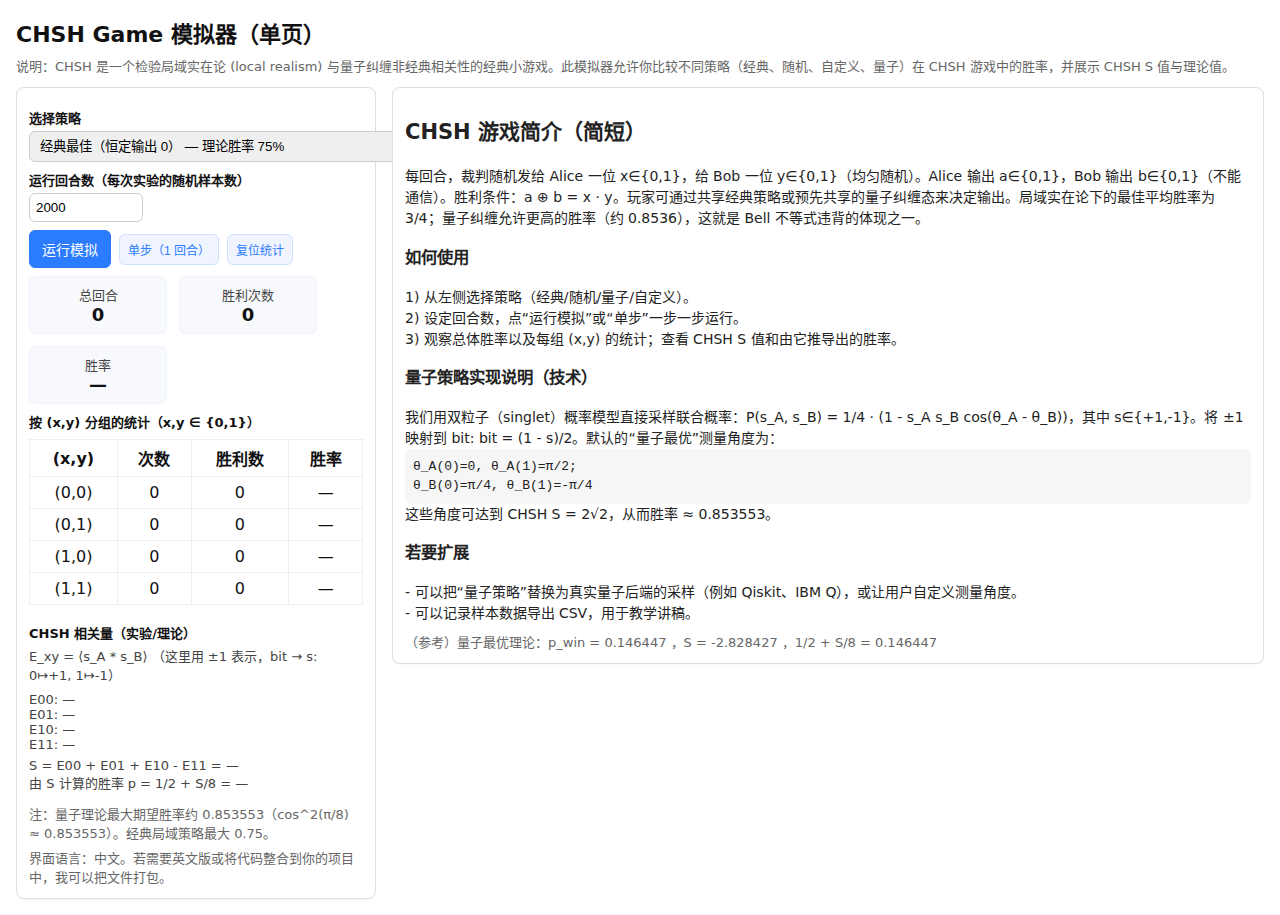
<file: 9077_project/index.html>
<!doctype html>
<html lang="zh-CN">
<head>
<meta charset="utf-8" />
<meta name="viewport" content="width=device-width,initial-scale=1" />
<title>CHSH Game 模拟器（互动版）</title>
<style>
  body { font-family: system-ui, -apple-system, "Segoe UI", Roboto, "Noto Sans", "Helvetica Neue", Arial; margin: 16px; color:#111; }
  h1 { margin: 0 0 8px 0; font-size: 22px; }
  .grid { display: grid; grid-template-columns: 360px 1fr; gap:16px; align-items:start; }
  .card { background: #fff; border: 1px solid #ddd; padding:12px; border-radius:8px; box-shadow: 0 1px 3px rgba(0,0,0,0.03); }
  label { display:block; margin:8px 0 4px; font-weight:600; font-size:13px; }
  button { padding:8px 12px; font-size:14px; border-radius:6px; border:1px solid #2b7cff; background:#2b7cff; color:#fff; cursor:pointer; }
  button.secondary { background:#f0f4ff; color:#2b7cff; border-color:#cfe0ff; }
  .row { display:flex; gap:8px; align-items:center; margin-top:8px; }
  .small { font-size:13px; color:#444; }
  .muted { color:#666; font-size:13px; }
  .stats { display:flex; gap:12px; flex-wrap:wrap; margin-top:8px; }
  .stat { padding:8px; border-radius:6px; background:#f7f9fc; border:1px solid #eef3ff; min-width:120px; text-align:center; }
  table { border-collapse: collapse; width:100%; margin-top:8px; }
  th, td { border:1px solid #eee; padding:6px 8px; text-align:center; }
  .controls { display:flex; gap:8px; flex-wrap:wrap; margin-top:8px; }
  .tiny { font-size:12px; padding:6px 8px; }
  .footer { margin-top:12px; color:#666; font-size:13px; }
  .explain { font-size:14px; line-height:1.5; color:#222; }
  input[type="number"] { width:100px; padding:6px; border-radius:6px; border:1px solid #ccc; }
  select { padding:6px; border-radius:6px; border:1px solid #ccc; }
  .pair-grid { display:grid; grid-template-columns:repeat(2,1fr); gap:8px; margin-top:8px; }
  .badge { display:inline-block; padding:6px 8px; background:#eef7ff; color:#036; border-radius:6px; font-weight:600; }
  .code { background:#f6f6f6; padding:8px; border-radius:6px; font-family:monospace; font-size:13px; }
</style>
</head>
<body>
  <h1>CHSH Game 模拟器（单页）</h1>
  <div class="muted">说明：CHSH 是一个检验局域实在论 (local realism) 与量子纠缠非经典相关性的经典小游戏。此模拟器允许你比较不同策略（经典、随机、自定义、量子）在 CHSH 游戏中的胜率，并展示 CHSH S 值与理论值。</div>

  <div style="height:12px"></div>

  <div class="grid">
    <div class="card">
      <label>选择策略</label>
      <select id="strategy">
        <option value="classical_best">经典最佳（恒定输出 0） — 理论胜率 75%</option>
        <option value="random">随机策略（各自独立随机） — 理论胜率 50%</option>
        <option value="quantum">量子最优（使用纠缠态与量子测量） — 理论胜率 ≈85.355%</option>
        <option value="custom">自定义确定性策略（分别设定 a(0), a(1), b(0), b(1)）</option>
      </select>

      <div id="customPane" style="display:none; margin-top:8px;">
        <div class="pair-grid">
          <div>
            <label>A 的策略（按 x）</label>
            <div><label><input type="radio" name="a0" value="0" checked> a(0)=0</label></div>
            <div><label><input type="radio" name="a0" value="1"> a(0)=1</label></div>
            <div style="height:6px"></div>
            <div><label><input type="radio" name="a1" value="0" checked> a(1)=0</label></div>
            <div><label><input type="radio" name="a1" value="1"> a(1)=1</label></div>
          </div>
          <div>
            <label>B 的策略（按 y）</label>
            <div><label><input type="radio" name="b0" value="0" checked> b(0)=0</label></div>
            <div><label><input type="radio" name="b0" value="1"> b(0)=1</label></div>
            <div style="height:6px"></div>
            <div><label><input type="radio" name="b1" value="0" checked> b(1)=0</label></div>
            <div><label><input type="radio" name="b1" value="1"> b(1)=1</label></div>
          </div>
        </div>
      </div>

      <label>运行回合数（每次实验的随机样本数）</label>
      <input id="trials" type="number" value="2000" min="1" max="2000000" />

      <div class="row">
        <button id="runBtn">运行模拟</button>
        <button id="stepBtn" class="secondary tiny">单步（1 回合）</button>
        <button id="resetBtn" class="secondary tiny">复位统计</button>
      </div>

      <div class="stats">
        <div class="stat">
          <div class="small">总回合</div>
          <div id="total" style="font-size:18px; font-weight:700">0</div>
        </div>
        <div class="stat">
          <div class="small">胜利次数</div>
          <div id="wins" style="font-size:18px; font-weight:700">0</div>
        </div>
        <div class="stat">
          <div class="small">胜率</div>
          <div id="winrate" style="font-size:18px; font-weight:700">—</div>
        </div>
      </div>

      <label>按 (x,y) 分组的统计（x,y ∈ {0,1}）</label>
      <table>
        <thead>
          <tr><th>(x,y)</th><th>次数</th><th>胜利数</th><th>胜率</th></tr>
        </thead>
        <tbody id="pairTable">
          <tr><td>(0,0)</td><td id="n00">0</td><td id="w00">0</td><td id="p00">—</td></tr>
          <tr><td>(0,1)</td><td id="n01">0</td><td id="w01">0</td><td id="p01">—</td></tr>
          <tr><td>(1,0)</td><td id="n10">0</td><td id="w10">0</td><td id="p10">—</td></tr>
          <tr><td>(1,1)</td><td id="n11">0</td><td id="w11">0</td><td id="p11">—</td></tr>
        </tbody>
      </table>

      <div style="height:10px"></div>

      <label>CHSH 相关量（实验/理论）</label>
      <div class="small">E_xy = ⟨s_A * s_B⟩ （这里用 ±1 表示，bit → s: 0↦+1, 1↦-1）</div>
      <div style="margin-top:8px;">
        <div class="small">E00: <span id="E00">—</span></div>
        <div class="small">E01: <span id="E01">—</span></div>
        <div class="small">E10: <span id="E10">—</span></div>
        <div class="small">E11: <span id="E11">—</span></div>
        <div style="height:6px"></div>
        <div class="small">S = E00 + E01 + E10 - E11 = <span id="Sval">—</span></div>
        <div class="small">由 S 计算的胜率 p = 1/2 + S/8 = <span id="pFromS">—</span></div>
      </div>

      <div class="footer">
        <div>注：量子理论最大期望胜率约 0.853553（cos^2(π/8) ≈ 0.853553）。经典局域策略最大 0.75。</div>
        <div style="height:6px"></div>
        <div class="muted">界面语言：中文。若需要英文版或将代码整合到你的项目中，我可以把文件打包。</div>
      </div>
    </div>

    <div class="card">
      <div class="explain">
        <h2>CHSH 游戏简介（简短）</h2>
        每回合，裁判随机发给 Alice 一位 x∈{0,1}，给 Bob 一位 y∈{0,1}（均匀随机）。Alice 输出 a∈{0,1}，Bob 输出 b∈{0,1}（不能通信）。胜利条件：a ⊕ b = x · y。玩家可通过共享经典策略或预先共享的量子纠缠态来决定输出。局域实在论下的最佳平均胜率为 3/4；量子纠缠允许更高的胜率（约 0.8536），这就是 Bell 不等式违背的体现之一。
        <h3>如何使用</h3>
        1) 从左侧选择策略（经典/随机/量子/自定义）。<br>
        2) 设定回合数，点“运行模拟”或“单步”一步一步运行。<br>
        3) 观察总体胜率以及每组 (x,y) 的统计；查看 CHSH S 值和由它推导出的胜率。<br>
        <h3>量子策略实现说明（技术）</h3>
        我们用双粒子（singlet）概率模型直接采样联合概率：P(s_A, s_B) = 1/4 · (1 - s_A s_B cos(θ_A - θ_B))，其中 s∈{+1,-1}。将 ±1 映射到 bit: bit = (1 - s)/2。默认的“量子最优”测量角度为：
        <div class="code">
          θ_A(0)=0, θ_A(1)=π/2;<br>
          θ_B(0)=π/4, θ_B(1)=-π/4
        </div>
        这些角度可达到 CHSH S = 2√2，从而胜率 ≈ 0.853553。
        <h3>若要扩展</h3>
        - 可以把“量子策略”替换为真实量子后端的采样（例如 Qiskit、IBM Q），或让用户自定义测量角度。<br>
        - 可以记录样本数据导出 CSV，用于教学讲稿。<br>
      </div>
    </div>
  </div>

<script>
/*
CHSH Game Simulator
- author: generated (assistant)
- 说明见页面
*/

// Utility RNG
function rand() { return Math.random(); }

// Map between spin s ∈ {+1,-1} and bit a ∈ {0,1}: bit = (1 - s)/2 ; inverse s = 1 - 2*bit

// Return joint distribution for singlet given angles thetaA, thetaB (radians)
// joint[sA][sB] where sA, sB ∈ {1, -1}
function singletJoint(thetaA, thetaB) {
  const delta = thetaA - thetaB;
  const c = Math.cos(delta);
  const joint = {};
  [1, -1].forEach(sA => {
    joint[sA] = {};
    [1, -1].forEach(sB => {
      joint[sA][sB] = 0.25 * (1 - sA * sB * c);
    });
  });
  return joint;
}

// Sample (sA, sB) from joint distribution object
function sampleFromJoint(joint) {
  // build array of entries with cumulative
  const entries = [];
  let cum = 0;
  [1, -1].forEach(sA => {
    [1, -1].forEach(sB => {
      const p = joint[sA][sB] || 0;
      cum += p;
      entries.push({ sA, sB, cum, p });
    });
  });
  const u = rand() * cum;
  for (let e of entries) {
    if (u <= e.cum) return { sA: e.sA, sB: e.sB };
  }
  // fallback
  const last = entries[entries.length - 1];
  return { sA: last.sA, sB: last.sB };
}

// Compute theoretical expected win probability for given measurement angle maps
// anglesA: [thetaA0, thetaA1], anglesB: [thetaB0, thetaB1]
function theoreticalWinProb(anglesA, anglesB) {
  let pWin = 0;
  for (let x = 0; x <= 1; x++) {
    for (let y = 0; y <= 1; y++) {
      const joint = singletJoint(anglesA[x], anglesB[y]);
      // sum probabilities where bit a XOR b == x*y
      let p = 0;
      [1, -1].forEach(sA => {
        [1, -1].forEach(sB => {
          const a = (1 - sA) / 2;
          const b = (1 - sB) / 2;
          const win = ((a ^ b) === (x & y)) ? 1 : 0;
          p += joint[sA][sB] * win;
        });
      });
      pWin += 0.25 * p; // x,y uniform
    }
  }
  return pWin;
}

// Compute theoretical E (correlator) and S
function theoreticalS(anglesA, anglesB) {
  const E = {};
  for (let x=0;x<=1;x++){
    for (let y=0;y<=1;y++){
      const joint = singletJoint(anglesA[x], anglesB[y]);
      // E = sum_{s,t} s*t*P(s,t)
      let val = 0;
      [1,-1].forEach(sA=>{
        [1,-1].forEach(sB=>{
          val += sA * sB * joint[sA][sB];
        });
      });
      E[`${x}${y}`] = val;
    }
  }
  const S = E['00'] + E['01'] + E['10'] - E['11'];
  return { E, S };
}

// UI & Simulation
const strategySel = document.getElementById('strategy');
const customPane = document.getElementById('customPane');
const runBtn = document.getElementById('runBtn');
const stepBtn = document.getElementById('stepBtn');
const resetBtn = document.getElementById('resetBtn');
const trialsInput = document.getElementById('trials');

const totalEl = document.getElementById('total');
const winsEl = document.getElementById('wins');
const winrateEl = document.getElementById('winrate');

const n00 = document.getElementById('n00'), n01 = document.getElementById('n01'), n10 = document.getElementById('n10'), n11 = document.getElementById('n11');
const w00 = document.getElementById('w00'), w01 = document.getElementById('w01'), w10 = document.getElementById('w10'), w11 = document.getElementById('w11');
const p00 = document.getElementById('p00'), p01 = document.getElementById('p01'), p10 = document.getElementById('p10'), p11 = document.getElementById('p11');

const E00 = document.getElementById('E00'), E01 = document.getElementById('E01'), E10 = document.getElementById('E10'), E11 = document.getElementById('E11');
const Sval = document.getElementById('Sval'), pFromS = document.getElementById('pFromS');

let stats = {
  total:0, wins:0,
  n00:0,n01:0,n10:0,n11:0,
  w00:0,w01:0,w10:0,w11:0,
  sumE00:0,sumE01:0,sumE10:0,sumE11:0 // sum of sA*sB for each pair, to compute E_xy
};

function resetStats(){
  stats = {
    total:0, wins:0,
    n00:0,n01:0,n10:0,n11:0,
    w00:0,w01:0,w10:0,w11:0,
    sumE00:0,sumE01:0,sumE10:0,sumE11:0
  };
  refreshUI();
}

function refreshUI(){
  totalEl.textContent = stats.total;
  winsEl.textContent = stats.wins;
  winrateEl.textContent = stats.total ? ( (stats.wins/stats.total*100).toFixed(3) + '%' ) : '—';

  n00.textContent = stats.n00; n01.textContent = stats.n01; n10.textContent = stats.n10; n11.textContent = stats.n11;
  w00.textContent = stats.w00; w01.textContent = stats.w01; w10.textContent = stats.w10; w11.textContent = stats.w11;
  p00.textContent = stats.n00 ? ((stats.w00/stats.n00*100).toFixed(2)+'%') : '—';
  p01.textContent = stats.n01 ? ((stats.w01/stats.n01*100).toFixed(2)+'%') : '—';
  p10.textContent = stats.n10 ? ((stats.w10/stats.n10*100).toFixed(2)+'%') : '—';
  p11.textContent = stats.n11 ? ((stats.w11/stats.n11*100).toFixed(2)+'%') : '—';

  // compute E_xy experimentally
  const E00val = stats.n00 ? stats.sumE00 / stats.n00 : null;
  const E01val = stats.n01 ? stats.sumE01 / stats.n01 : null;
  const E10val = stats.n10 ? stats.sumE10 / stats.n10 : null;
  const E11val = stats.n11 ? stats.sumE11 / stats.n11 : null;

  E00.textContent = (E00val===null)? '—' : E00val.toFixed(4);
  E01.textContent = (E01val===null)? '—' : E01val.toFixed(4);
  E10.textContent = (E10val===null)? '—' : E10val.toFixed(4);
  E11.textContent = (E11val===null)? '—' : E11val.toFixed(4);

  const Sexp = ( (E00val||0) + (E01val||0) + (E10val||0) - (E11val||0) );
  Sval.textContent = stats.total ? Sexp.toFixed(4) : '—';
  pFromS.textContent = stats.total ? ( (0.5 + Sexp/8).toFixed(6) ) : '—';
}

strategySel.addEventListener('change', () => {
  customPane.style.display = strategySel.value === 'custom' ? 'block' : 'none';
});

// Get custom deterministic choices
function getCustomDeterministic() {
  const a0 = +document.querySelector('input[name="a0"]:checked').value;
  const a1 = +document.querySelector('input[name="a1"]:checked').value;
  const b0 = +document.querySelector('input[name="b0"]:checked').value;
  const b1 = +document.querySelector('input[name="b1"]:checked').value;
  return { a: [a0,a1], b: [b0,b1] };
}

// Single round simulation for current strategy
function runRound(strategy) {
  // draw inputs x,y uniform
  const x = Math.random() < 0.5 ? 0 : 1;
  const y = Math.random() < 0.5 ? 0 : 1;

  let aBit, bBit, sA, sB;

  if (strategy === 'classical_best') {
    // optimal classical deterministic (always 0)
    aBit = 0; bBit = 0;
    sA = 1 - 2*aBit; sB = 1 - 2*bBit;
  } else if (strategy === 'random') {
    aBit = Math.random() < 0.5 ? 0 : 1;
    bBit = Math.random() < 0.5 ? 0 : 1;
    sA = 1 - 2*aBit; sB = 1 - 2*bBit;
  } else if (strategy === 'custom') {
    const det = getCustomDeterministic();
    aBit = det.a[x];
    bBit = det.b[y];
    sA = 1 - 2*aBit; sB = 1 - 2*bBit;
  } else if (strategy === 'quantum') {
    // quantum sampling using singlet joint with preset optimal angles
    const anglesA = [0, Math.PI/2];
    const anglesB = [Math.PI/4, -Math.PI/4];
    const joint = singletJoint(anglesA[x], anglesB[y]);
    const sample = sampleFromJoint(joint);
    sA = sample.sA; sB = sample.sB;
    aBit = (1 - sA) / 2;
    bBit = (1 - sB) / 2;
  } else {
    // default fallback
    aBit = 0; bBit = 0;
    sA = 1 - 2*aBit; sB = 1 - 2*bBit;
  }

  const win = ((aBit ^ bBit) === (x & y)) ? 1 : 0;

  // update stats
  stats.total += 1;
  stats.wins += win;
  if (x===0 && y===0) { stats.n00++; stats.w00 += win; stats.sumE00 += sA*sB; }
  if (x===0 && y===1) { stats.n01++; stats.w01 += win; stats.sumE01 += sA*sB; }
  if (x===1 && y===0) { stats.n10++; stats.w10 += win; stats.sumE10 += sA*sB; }
  if (x===1 && y===1) { stats.n11++; stats.w11 += win; stats.sumE11 += sA*sB; }

  return { x,y,aBit,bBit,win };
}

runBtn.addEventListener('click', async () => {
  const trials = Math.max(1, Math.floor(+trialsInput.value || 1000));
  const strat = strategySel.value;

  // if quantum, compute theoretical expectation to show in console
  if (strat === 'quantum') {
    const anglesA = [0, Math.PI/2];
    const anglesB = [Math.PI/4, -Math.PI/4];
    const th = theoreticalWinProb(anglesA, anglesB);
    alert('量子最优理论胜率 ≈ ' + (th*100).toFixed(4) + '% （理论）\n（示例: 若样本数有限，经验值会波动。）');
  } else if (strat === 'classical_best') {
    alert('“经典最佳” 指恒定输出 a=b=0，对所有输入均返回 0，理论胜率 75%。');
  }

  runBtn.disabled = true;
  const batch = 1000;
  let done = 0;
  while (done < trials) {
    const toRun = Math.min(batch, trials - done);
    for (let i=0;i<toRun;i++) runRound(strat);
    done += toRun;
    refreshUI();
    // yield to UI
    await new Promise(resolve => setTimeout(resolve, 10));
  }
  runBtn.disabled = false;
});

stepBtn.addEventListener('click', () => {
  runRound(strategySel.value);
  refreshUI();
});

resetBtn.addEventListener('click', () => {
  resetStats();
});

// compute theoretical values for default quantum angles and show on load
(function init() {
  resetStats();
  const anglesA = [0, Math.PI/2];
  const anglesB = [Math.PI/4, -Math.PI/4];
  const th = theoreticalWinProb(anglesA, anglesB);
  const ts = theoreticalS(anglesA, anglesB);
  // show theoretical numbers in CHSH area for user reference (not replacing experimental)
  // append a small note
  const note = document.createElement('div');
  note.style.marginTop = '8px';
  note.className = 'muted';
  note.innerHTML = `（参考）量子最优理论：p_win = ${th.toFixed(6)} ，S = ${ts.S.toFixed(6)} ，1/2 + S/8 = ${(0.5 + ts.S/8).toFixed(6)}`;
  document.querySelectorAll('.card')[1].appendChild(note);
})();
</script>
</body>
</html>
</file>
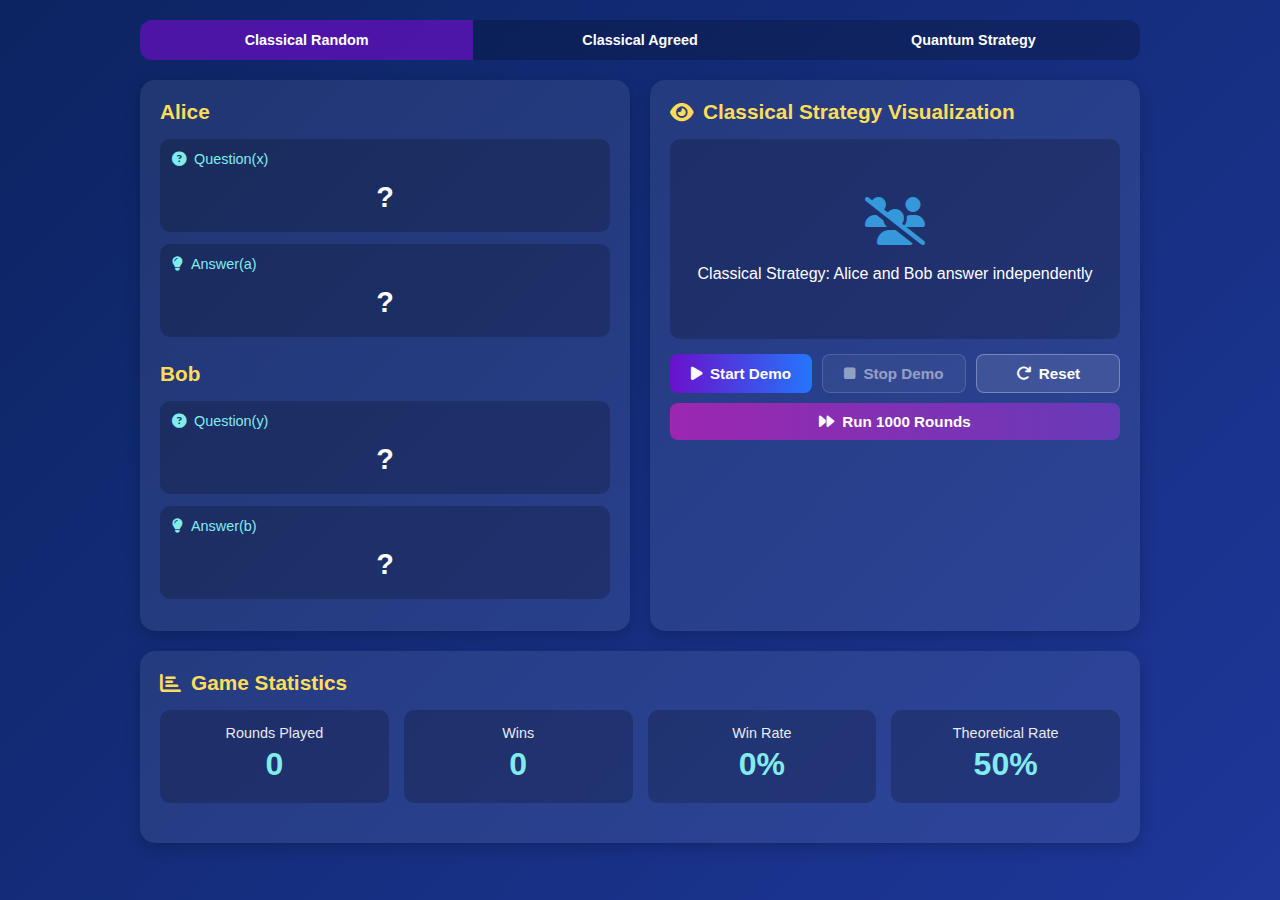
<file: Entangled_twins_project/CHSH_simulator.html>
<!DOCTYPE html>
<html lang="en">
   <head>
      <meta charset="UTF-8">
      <meta name="viewport" content="width=device-width,initial-scale=1.0">
      <title>CHSH Quantum Game-Enhanced</title>
      <link rel="stylesheet" href="https://cdnjs.cloudflare.com/ajax/libs/font-awesome/6.4.0/css/all.min.css">
	  <!-- style settings -->
      <style>
		*{ margin: 0; padding: 0; box-sizing: border-box; font-family: 'SegoeUI',Tahoma,Geneva,Verdana,sans-serif; } body{ background: linear-gradient(135deg,#0c2461,#1e3799);
		color: #fff; min-height: 100vh; padding: 20px; } .container{ max-width:
		1000px; margin: 0 auto; } header{ text-align: center; margin-bottom: 20px;
		padding: 15px; } h1{ font-size: 2.2rem; margin-bottom: 10px; background:
		linear-gradient(to right,#ff9a9e,#fad0c4); -webkit-background-clip: text;
		background-clip: text; color: transparent; } .subtitle{ font-size: 1rem;
		opacity: 0.9; max-width: 800px; margin: 0 auto; line-height: 1.5; } .mode-selector{
		display: flex; margin-bottom: 20px; border-radius: 12px; overflow: hidden;
		background: rgba(0,0,0,0.2); position: relative; } .mode-btn{ flex: 1;
		padding: 12px; text-align: center; cursor: pointer; transition: all 0.3s
		ease; font-weight: bold; font-size: 0.9rem; } .mode-btn.active{background:
		rgba(106,17,203,0.7);} .mode-btn:hover{background: rgba(255,255,255,0.1);}
		.game-area{ display: flex; flex-wrap: wrap; gap: 20px; margin-bottom: 20px;
		} .players-container{ flex: 1; min-width: 300px; background: rgba(255,255,255,0.08);
		border-radius: 15px; padding: 20px; box-shadow: 0 5px 15px rgba(0,0,0,0.2);
		} .player{margin-bottom: 25px;} .player:last-child{margin-bottom: 0;} .player-title{
		font-size: 1.3rem; margin-bottom: 15px; display: flex; align-items: center;
		color: #ffdd59; } .player-title i{ margin-right: 10px; } .question-box,.answer-box{
		background: rgba(0,0,0,0.2); padding: 12px; border-radius: 10px; margin-bottom:
		12px; } .box-title{ font-size: 0.9rem; margin-bottom: 8px; color: #81ecec;
		display: flex; align-items: center; } .box-title i{margin-right: 8px;}
		.box-value{ font-size: 1.8rem; text-align: center; font-weight: bold; height:
		45px; display: flex; align-items: center; justify-content: center; } .vis-container{
		flex: 1; min-width: 300px; background: rgba(255,255,255,0.08); border-radius:
		15px; padding: 20px; box-shadow: 0 5px 15px rgba(0,0,0,0.2); } .vis-title{
		font-size: 1.3rem; margin-bottom: 15px; display: flex; align-items: center;
		color: #ffdd59; } .vis-title i{margin-right: 10px;} .vis-area{ position:
		relative; height: 200px; margin: 15px 0; overflow: hidden; border-radius:
		10px; background: rgba(0,0,0,0.2); } .entanglement-container{ position:
		absolute; top: 0; left: 0; width: 100%; height: 100%; display: flex; align-items:
		center; justify-content: center; opacity: 0; transition: opacity 0.5s ease;
		} .entanglement-container.active{opacity: 1;} .entanglement-line{ position:
		absolute; width: 100%; height: 3px; background: linear-gradient(to right,transparent,#ff6b6b,#4ecdc4,transparent);
		z-index: 1; border-radius: 2px; } .photon{ width: 40px; height: 40px; border-radius:
		50%; position: absolute; z-index: 2; display: flex; align-items: center;
		justify-content: center; font-size: 1.2rem; box-shadow: 0 0 15px rgba(255,255,255,0.5);
		transition: all 0.5s ease; } .photon-alice{ background: radial-gradient(circle
		at 30% 30%,#ff6b6b,#c44569); left: 20%; } .photon-bob{ background: radial-gradient(circle
		at 30% 30%,#4ecdc4,#1e824c); right: 20%; } .measurement-process{ position:
		absolute; top: 50%; left: 50%; transform: translate(-50%,-50%); background:
		rgba(0,0,0,0.6); padding: 10px 15px; border-radius: 8px; font-size: 0.9rem;
		text-align: center; color: #ffdd59; z-index: 3; opacity: 0; transition:
		opacity 0.5s ease; } .measurement-process.show{opacity: 1;} .classic-vis{
		position: absolute; top: 0; left: 0; width: 100%; height: 100%; text-align:
		center; display: flex; flex-direction: column; justify-content: center;
		align-items: center; opacity: 0; transition: opacity 0.5s ease; padding:
		20px; } .classic-vis.active{opacity: 1;} .classic-icon{ font-size: 3rem;
		margin-bottom: 15px; color: #3498db; } .game-controls{ display: flex; flex-wrap:
		wrap; gap: 10px; margin: 15px 0; } .btn{ padding: 10px 15px; border: none;
		border-radius: 8px; font-weight: bold; cursor: pointer; transition: all
		0.3s ease; font-size: 0.95rem; display: flex; align-items: center; justify-content:
		center; flex: 1; min-width: 120px; } .btn i{margin-right: 8px;} .btn-primary{
		background: linear-gradient(to right,#6a11cb,#2575fc); color: white; }
		.btn-secondary{ background: rgba(255,255,255,0.1); color: white; border:
		1px solid rgba(255,255,255,0.3); } .btn-tertiary{ background: linear-gradient(to
		right,#9c27b0,#673ab7); color: white; } .btn:disabled{ opacity: 0.5; cursor:
		not-allowed; } .game-res{ text-align: center; padding: 15px; border-radius:
		10px; margin-top: 15px; font-size: 1rem; opacity: 0; height: 0; overflow:
		hidden; transition: all 0.5s ease; } .game-res.show{ opacity: 1; height:
		auto; } .res-win{ background: rgba(46,204,113,0.2); border: 1px solid #2ecc71;
		color: #2ecc71; } .res-lose{ background: rgba(231,76,60,0.2); border: 1px
		solid #e74c3c; color: #e74c3c; } .batch-progress{ margin-top: 15px; background:
		rgba(0,0,0,0.2); border-radius: 10px; padding: 15px; display: none; } .batch-progress.active{
		display: block; } .progress-bar{ height: 20px; background: rgba(255,255,255,0.1);
		border-radius: 10px; overflow: hidden; margin: 10px 0; } .progress-fill{
		height: 100%; background: linear-gradient(to right,#00b09b,#96c93d); width:
		0%; transition: width 0.3s ease; display: flex; align-items: center; justify-content:
		center; font-size: 0.8rem; color: white; font-weight: bold; } .progress-text{
		font-size: 0.9rem; text-align: center; margin-bottom: 10px; color: #81ecec;
		} .batch-results{ margin-top: 15px; display: grid; grid-template-columns:
		repeat(2, 1fr); gap: 10px; } .batch-result-item{ background: rgba(0,0,0,0.2);
		padding: 10px; border-radius: 8px; text-align: center; } .batch-result-value{
		font-size: 1.5rem; font-weight: bold; color: #ffdd59; } .batch-result-label{
		font-size: 0.8rem; opacity: 0.9; } .info-panel{ background: rgba(255,255,255,0.08);
		border-radius: 15px; padding: 20px; margin-top: 20px; box-shadow: 0 5px
		15px rgba(0,0,0,0.2); } .panel-title{ font-size: 1.3rem; margin-bottom:
		15px; display: flex; align-items: center; color: #ffdd59; } .panel-title
		i{margin-right: 10px;} .stats{ display: flex; flex-wrap: wrap; gap: 15px;
		margin-bottom: 20px; } .stat-box{ flex: 1; min-width: 150px; background:
		rgba(0,0,0,0.2); padding: 15px; border-radius: 10px; text-align: center;
		} .stat-value{ font-size: 2rem; font-weight: bold; margin: 5px 0; color:
		#81ecec; } .stat-label{ font-size: 0.9rem; opacity: 0.9; } .rules{ background:
		rgba(0,0,0,0.2); padding: 15px; border-radius: 10px; margin-top: 15px;
		font-size: 0.9rem; } .rules h3{ margin-bottom: 10px; color: #81ecec; }
		.rules ul{ padding-left: 20px; line-height: 1.5; } .rules li{margin-bottom:
		8px;} .win-condition{ color: #2ecc71; font-weight: bold; } .quantum-advantage{color:
		#ffdd59;} @media(max-width: 768px){ .game-area{ flex-direction: column;
		} h1{font-size: 1.8rem;} .subtitle{font-size: 0.9rem;} .mode-btn{ font-size:
		0.8rem; padding: 10px 5px; } .players-container,.vis-container{min-width:
		100%;} .vis-area{height: 160px;} .photon-alice{left: 15%;} .photon-bob{right:
		15%;} .stat-box{min-width: calc(50%-10px);} .btn{min-width: calc(50%-5px);}
		.batch-results{ grid-template-columns: 1fr; } } @media(max-width: 480px){
		body{padding: 10px;} .container{padding: 5px;} .players-container,.vis-container,.info-panel{padding:
		15px;} .stat-box{min-width: 100%;} .btn{min-width: 100%;} .mode-selector{flex-direction:
		column;} .mode-btn{padding: 12px;} }
		</style>
   </head>
   <body>
      <div class="container">
         <div class="mode-selector">
            <div class="mode-btn active" id="mode-random">Classical Random</div>
            <div class="mode-btn" id="mode-agreed">Classical Agreed</div>
            <div class="mode-btn" id="mode-quantum">Quantum Strategy</div>
         </div>
         <div class="game-area">
            <div class="players-container">
               <div class="player">
                  <h2 class="player-title"> Alice</h2>
                  <div class="question-box">
                     <div class="box-title"><i class="fas fa-question-circle"></i> Question(x)</div>
                     <div class="box-value" id="alice-question">?</div>
                  </div>
                  <div class="answer-box">
                     <div class="box-title"><i class="fas fa-lightbulb"></i> Answer(a)</div>
                     <div class="box-value" id="alice-answer">?</div>
                  </div>
               </div>
               <div class="player">
                  <h2 class="player-title"> Bob</h2>
                  <div class="question-box">
                     <div class="box-title"><i class="fas fa-question-circle"></i> Question(y)</div>
                     <div class="box-value" id="bob-question">?</div>
                  </div>
                  <div class="answer-box">
                     <div class="box-title"><i class="fas fa-lightbulb"></i> Answer(b)</div>
                     <div class="box-value" id="bob-answer">?</div>
                  </div>
               </div>
            </div>
            <div class="vis-container">
               <h2 class="vis-title"><i class="fas fa-eye"></i> <span id="vis-title">Strategy Visualization</span></h2>
               <div class="vis-area">
                  <div class="classic-vis active" id="classic-vis">
                     <div class="classic-icon">
                        <i class="fas fa-users-slash"></i>
                     </div>
                     <div class="classic-text" id="classic-text">
                        Classical Strategy: Alice and Bob answer independently
                     </div>
                  </div>
                  <div class="entanglement-container" id="quantum-vis">
                     <div class="entanglement-line"></div>
                     <div class="measurement-process" id="measurement-process">
                        Entangled particle pair ready
                     </div>
                     <div class="photon photon-alice" id="photon-alice">
                        <i class="fas fa-bolt"></i>
                     </div>
                     <div class="photon photon-bob" id="photon-bob">
                        <i class="fas fa-bolt"></i>
                     </div>
                  </div>
               </div>
               <div class="game-controls">
                  <button class="btn btn-primary" id="btn-start">
                  <i class="fas fa-play"></i> Start Demo
                  </button>
                  <button class="btn btn-secondary" id="btn-stop">
                  <i class="fas fa-stop"></i> Stop Demo
                  </button>
                  <button class="btn btn-secondary" id="btn-reset">
                  <i class="fas fa-redo"></i> Reset
                  </button>
                  <button class="btn btn-tertiary" id="btn-1000">
                  <i class="fas fa-forward"></i> Run 1000 Rounds
                  </button>
               </div>
               <div class="batch-progress" id="batch-progress">
                  <div class="progress-text" id="batch-status">Running 1000 rounds...</div>
                  <div class="progress-bar">
                     <div class="progress-fill" id="progress-fill">0%</div>
                  </div>
                  <div class="batch-results">
                     <div class="batch-result-item">
                        <div class="batch-result-value" id="batch-wins">0</div>
                        <div class="batch-result-label">Wins</div>
                     </div>
                     <div class="batch-result-item">
                        <div class="batch-result-value" id="batch-rounds">0</div>
                        <div class="batch-result-label">Rounds</div>
                     </div>
                     <div class="batch-result-item">
                        <div class="batch-result-value" id="batch-win-rate">0%</div>
                        <div class="batch-result-label">Win Rate</div>
                     </div>
                     <div class="batch-result-item">
                        <div class="batch-result-value" id="batch-quantum-advantage">0%</div>
                        <div class="batch-result-label">Quantum Advantage</div>
                     </div>
                  </div>
               </div>
               <div class="game-res" id="game-res"></div>
            </div>
         </div>
         <div class="info-panel">
            <h2 class="panel-title"><i class="fas fa-chart-bar"></i> Game Statistics</h2>
            <div class="stats">
               <div class="stat-box">
                  <div class="stat-label">Rounds Played</div>
                  <div class="stat-value" id="rounds-count">0</div>
               </div>
               <div class="stat-box">
                  <div class="stat-label">Wins</div>
                  <div class="stat-value" id="wins-count">0</div>
               </div>
               <div class="stat-box">
                  <div class="stat-label">Win Rate</div>
                  <div class="stat-value" id="win-rate">0%</div>
               </div>
               <div class="stat-box">
                  <div class="stat-label">Theoretical Rate</div>
                  <div class="stat-value" id="theo-Win-Rate">50%</div>
               </div>
            </div>
         </div>
      </div>
      <script>
         const game={
         	mode: 'random',
         	rounds: 0,
         	wins: 0,
         	current:{
         		x: null,y: null,a: null,b: null,res: null,aliceDirection: null,bobDirection: null},
         	isPlaying: false,
         	playInterval: null,
         	isRunningBatch: false
         };
         const aliceQEl=document.getElementById('alice-question'),aliceAEl=document.getElementById('alice-answer');
         const bobQEl=document.getElementById('bob-question'),bobAEl=document.getElementById('bob-answer');
         const gameResultEl=document.getElementById('game-res');
         const roundsCountEl=document.getElementById('rounds-count');
         const winsCountEl=document.getElementById('wins-count');
         const winRateEl=document.getElementById('win-rate');
         const theoWinRate=document.getElementById('theo-Win-Rate');
         const clVisEl=document.getElementById('classic-vis'),quVisEl=document.getElementById('quantum-vis');
         const visTitleEl=document.getElementById('vis-title');
         const classicTextEl=document.getElementById('classic-text');
         const photonAliceEl=document.getElementById('photon-alice'),photonBobEl=document.getElementById('photon-bob');
         const measurementProcessEl=document.getElementById('measurement-process');
         const startBtn=document.getElementById('btn-start');
         const stopBtn=document.getElementById('btn-stop');
         const resetBtn=document.getElementById('btn-reset');
         const run1000Btn=document.getElementById('btn-1000');
         const modeRandomBtn=document.getElementById('mode-random');
         const modeAgreedBtn=document.getElementById('mode-agreed');
         const modeQuantumBtn=document.getElementById('mode-quantum');
         const batchProgressEl=document.getElementById('batch-progress');
         const batchStatusEl=document.getElementById('batch-status');
         const progressFillEl=document.getElementById('progress-fill');
         const batchWinsEl=document.getElementById('batch-wins');
         const batchRoundsEl=document.getElementById('batch-rounds');
         const batchWinRateEl=document.getElementById('batch-win-rate');
         const batchQuantumAdvantageEl=document.getElementById('batch-quantum-advantage');
         function initGame(){
         	resetRound();
         	updateStatsDisp();
         	updateModeDisp();
         	startBtn.addEventListener('click',startDemo);
         	stopBtn.addEventListener('click',stopDemo);
         	resetBtn.addEventListener('click',resetGame);
         	run1000Btn.addEventListener('click',runBatch1000);
         	modeRandomBtn.addEventListener('click',()=>switchMode('random'));
         	modeAgreedBtn.addEventListener('click',()=>switchMode('agreed'));
         	modeQuantumBtn.addEventListener('click',()=>switchMode('quantum'));
         	stopBtn.disabled=true;
         }
         function switchMode(mode){
         	game.mode=mode;
         	modeRandomBtn.classList.toggle('active',mode==='random');
         	modeAgreedBtn.classList.toggle('active',mode==='agreed');
         	modeQuantumBtn.classList.toggle('active',mode==='quantum');
         	updateModeDisp();
         	resetGame();
         }
         function updateModeDisp(){
         	if(game.mode==='random'){
         		theoWinRate.textContent='50%';				
         		visTitleEl.textContent='Classical Strategy Visualization';
         		classicTextEl.textContent='Classical Strategy: Alice and Bob answer independently';				
         		clVisEl.classList.add('active');
         		quVisEl.classList.remove('active');				
         	}
         	else if(game.mode==='agreed'){
         		theoWinRate.textContent='75%';				
         		visTitleEl.textContent='Classical Strategy Visualization';
         		classicTextEl.textContent='Classical Agreed: Alice and Bob pre-agree on answers';				
         		clVisEl.classList.add('active');
         		quVisEl.classList.remove('active');				
         	}
         	else{
         		theoWinRate.textContent='≈85%';				
         		visTitleEl.textContent='Quantum Entanglement Visualization';				
         		clVisEl.classList.remove('active');
         		quVisEl.classList.add('active');				
         		resetQuantumVis();
         	}
         }
         function resetQuantumVis(){
         	measurementProcessEl.textContent='Entangled particle pair ready';
         	measurementProcessEl.classList.add('show');   
         	photonAliceEl.style.transform='scale(1)';
         	photonAliceEl.style.boxShadow='0 0 15px rgba(255,255,255,0.5)';
         	photonBobEl.style.transform='scale(1)';
         	photonBobEl.style.boxShadow='0 0 15px rgba(255,255,255,0.5)';
         }
         function startDemo(){
         	game.isPlaying=true;
         	startBtn.disabled=true;
         	stopBtn.disabled=false;
         	run1000Btn.disabled=true;
         	playRound();   
         	game.playInterval=setInterval(playRound,3000);
         }
         function stopDemo(){
         	game.isPlaying=false;
         	clearInterval(game.playInterval);
         	startBtn.disabled=false;
         	stopBtn.disabled=true;
         	if(game.mode==='quantum'){
         		run1000Btn.disabled=false;
         	}
         }
         function playRound(){
         	resetRound();
         	game.current.x=Math.random()<0.5?0:1;
         	game.current.y=Math.random()<0.5?0:1;
         	updateQDisp();
         	if(game.mode==='quantum'){showMeasurementProcess();}
         	else{setTimeout(()=>{generateAnswers();},300);}
         }
         function showMeasurementProcess(){
         	measurementProcessEl.textContent='Selecting measurement direction based on questions...';
         	setTimeout(()=>{
         		const aliceDir=game.current.x===0?'0°/90° direction':'45°/-45° direction';
         		const bobDir=game.current.y===0?'22.5°/112.5° direction':'67.5°/-22.5° direction';
         		game.current.aliceDirection=aliceDir;
         		game.current.bobDirection=bobDir;
         		measurementProcessEl.textContent='Measuring...';
         		photonAliceEl.style.transform='scale(1.3)';
         		photonAliceEl.style.boxShadow='0 0 25px rgba(255,255,255,0.8)';
         		photonBobEl.style.transform='scale(1.3)';
         		photonBobEl.style.boxShadow='0 0 25px rgba(255,255,255,0.8)';
         		setTimeout(()=>{generateQuantumAnswers();},800);
         	},1200);
         }
         function generateQuantumAnswers(){
         	const{x,y}=game.current;
			//using the calculated result for entanglement
         	const p=(1+(Math.sqrt(2)/2))/2;
         	let a=Math.random()<0.5?0:1,b;
         	if(x===1&&y===1){
         		if(Math.random()<p)b=1-a;
         		else b=a;
         	}
         	else {
         		if(Math.random()<p)b=a;
         		else b=1-a;
         	}
         	game.current.a=a;
         	game.current.b=b;
         	measurementProcessEl.textContent='Measurement complete!';
         	photonAliceEl.style.transform='scale(1)';
         	photonAliceEl.style.boxShadow='0 0 15px rgba(255,255,255,0.5)';
         	photonBobEl.style.transform='scale(1)';
         	photonBobEl.style.boxShadow='0 0 15px rgba(255,255,255,0.5)';
         	updateADisp();
         	setTimeout(()=>{checkRoundResult();},500);
         }
         function generateAnswers(){
         	const{x,y}=game.current;
         	let a,b;
         	if(game.mode==='random'){
         		a=Math.random()<0.5?0:1;
         		b=Math.random()<0.5?0:1;
         	} else if(game.mode==='agreed'){a=0;b=0;}
         	game.current.a=a;
         	game.current.b=b;	
         	updateADisp();
         	setTimeout(()=>{checkRoundResult();},500);
         }
         function updateQDisp(){
         	aliceQEl.textContent=game.current.x;
         	bobQEl.textContent=game.current.y;
         }
         function updateADisp(){
         	aliceAEl.textContent=game.current.a;
         	bobAEl.textContent=game.current.b;
         }
         function checkRoundResult(){
         	const{x,y,a,b}=game.current;
         	const isWin=(a^b)===(x&y);
         	game.current.res=isWin?'win':'lose';
         	game.rounds++;
         	if(isWin)game.wins++;
         	updateStatsDisp();
         	showRoundResult(isWin,(a^b),(x&y));
         }
         function showRoundResult(isWin,aXorB,xAndy){
         	let resText=``;
         	if(isWin){resText+=`<strong>Win!</strong>`;} 
         	else{resText+=`<strong>Lose!</strong>`;}
         	if(game.mode==='agreed' && !isWin){
         		resText+=`Agreed strategy always fails when x=y=1.`;
         	} 
         	else if(game.mode==='quantum'){
         		const{ aliceDirection,bobDirection }=game.current;
         		resText+=`<br><small>Alice measurement: ${aliceDirection}`;
         		resText+=`<br>Bob measurement: ${bobDirection}</small>`;
         	}
         	gameResultEl.innerHTML=resText;
         	gameResultEl.className=`game-res ${isWin?'res-win':'res-lose'} show`;
         	if(game.isPlaying){
         		setTimeout(()=>{
         			if(game.isPlaying){gameResultEl.classList.remove('show');}
         		},4500);
         	}
         }
         function updateStatsDisp(){
         	roundsCountEl.textContent=game.rounds;
         	winsCountEl.textContent=game.wins;
         	const winRate=game.rounds>0?Math.round((game.wins / game.rounds)* 100):0;
         	winRateEl.textContent=`${winRate}%`;
         }
         function resetRound(){
         	game.current={
         		x: null,y: null,a: null,b: null,res: null,aliceDirection: null,bobDirection: null
         	};
         	aliceQEl.textContent='?';aliceAEl.textContent='?';
         	bobQEl.textContent='?';bobAEl.textContent='?';
         	gameResultEl.classList.remove('show');
         }
         function resetGame(){
         	stopDemo();
         	game.rounds=0;
         	game.wins=0;
         	resetRound();
         	updateStatsDisp();
         	if(game.mode==='quantum'){
         		resetQuantumVis();
         		run1000Btn.disabled=false;
         	}
         }
		 // enable batch 1000 rounds
         async function runBatch1000(){
         	if(game.mode !== 'quantum') return;
         	game.isRunningBatch = true;
         	stopDemo();
         	batchProgressEl.classList.add('active');
         	batchStatusEl.textContent = 'Running 1000 quantum rounds...';
         	startBtn.disabled = true;
         	stopBtn.disabled = true;
         	resetBtn.disabled = true;
         	run1000Btn.disabled = true;
         	modeRandomBtn.disabled = true;
         	modeAgreedBtn.disabled = true;
         	modeQuantumBtn.disabled = true;
         	const totalRounds = 1000;
         	let batchWins = 0;
         	let batchRounds = 0;
         	measurementProcessEl.textContent = 'Running 1000 quantum measurements...';
         	measurementProcessEl.classList.add('show');
         	const batchSize = 100;
         	const totalBatches = totalRounds / batchSize;
         	for(let batch = 0; batch < totalBatches; batch++){
         		for(let i = 0; i < batchSize; i++){
         			const x = Math.random()<0.5?0:1;
         			const y = Math.random()<0.5?0:1;
         			const p = (1+(Math.sqrt(2)/2))/2;
         			const a = Math.random()<0.5?0:1;
         			let b;
         			if(x===1 && y===1){
         				b = Math.random()<p ? 1-a : a;
         			} else {
         				b = Math.random()<p ? a : 1-a;
         			}
         			const isWin = (a ^ b) === (x & y);
         			if(isWin) batchWins++;
         			batchRounds++;
         			game.rounds++;
         			if(isWin) game.wins++;
         		}
         		const progress = ((batch + 1) / totalBatches) * 100;
         		progressFillEl.style.width = `${progress}%`;
         		progressFillEl.textContent = `${Math.round(progress)}%`;
         		batchWinsEl.textContent = batchWins;
         		batchRoundsEl.textContent = batchRounds;
         		const batchWinRate = Math.round((batchWins / batchRounds) * 100);
         		batchWinRateEl.textContent = `${batchWinRate}%`;
         		batchQuantumAdvantageEl.textContent = `${batchWinRate - 75}%`;
         		updateStatsDisp();
         		await new Promise(resolve => setTimeout(resolve, 10));
         	}
         	batchStatusEl.textContent = '1000 rounds completed!';
         	batchStatusEl.style.color = '#2ecc71';
         	progressFillEl.style.background = 'linear-gradient(to right,#00b09b,#96c93d)';
         	const finalWinRate = Math.round((batchWins / batchRounds) * 100);
         	const quantumAdvantage = finalWinRate - 75;
         	setTimeout(() => {
         		gameResultEl.innerHTML = `
         			<strong>Batch Results:</strong><br>
         			• ${batchWins} wins out of ${batchRounds} rounds<br>
         			• Win rate: ${finalWinRate}%<br>
         			• Quantum advantage: ${quantumAdvantage}% over classical<br>
         			• Close to theoretical ≈85% quantum win rate!
         		`;
         		gameResultEl.className = 'game-res res-win show';
         	}, 500);
         	startBtn.disabled = false;
         	stopBtn.disabled = true;
         	resetBtn.disabled = false;
         	run1000Btn.disabled = false;
         	modeRandomBtn.disabled = false;
         	modeAgreedBtn.disabled = false;
         	modeQuantumBtn.disabled = false;
         	game.isRunningBatch = false;
         	setTimeout(() => {
         		batchProgressEl.classList.remove('active');
         		resetQuantumVis();
         		gameResultEl.classList.remove('show');
         	}, 5000);
         }
         window.addEventListener('DOMContentLoaded',initGame);
      </script>
   </body>
</html>
</file>
